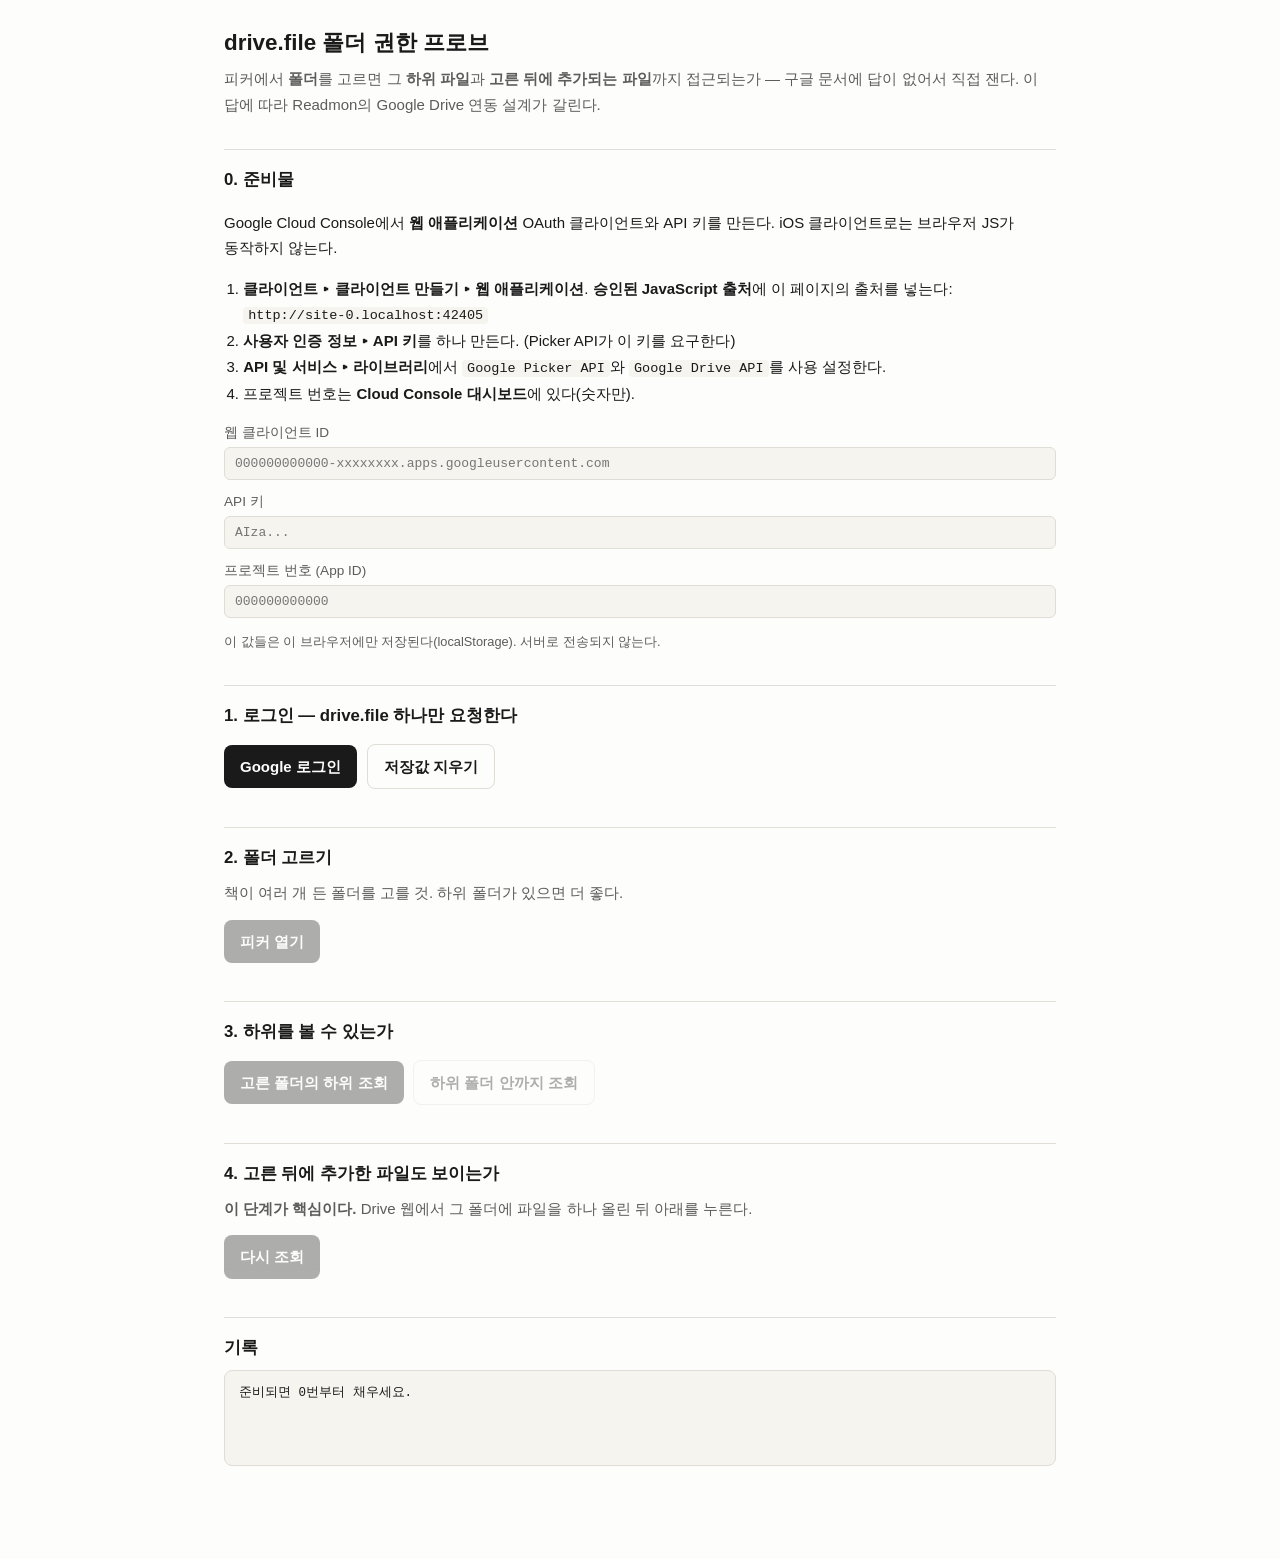
<file: picker-test.html>
<!doctype html>
<html lang="ko">
<head>
<meta charset="utf-8">
<meta name="viewport" content="width=device-width, initial-scale=1">
<title>drive.file 폴더 권한 프로브</title>
<style>
:root { color-scheme: light dark; --fg:#1a1a1a; --muted:#5c5c5c; --bg:#fdfdfc;
        --line:#e0ddd6; --ok:#1a7f37; --bad:#b3261e; --card:#f6f4ef; }
@media (prefers-color-scheme: dark) {
  :root { --fg:#e8e6e1; --muted:#a8a49c; --bg:#16150f; --line:#33302a;
          --ok:#57c96a; --bad:#ff6b5e; --card:#1f1d16; }
}
* { box-sizing: border-box; }
body { margin:0; padding:24px 16px 96px; background:var(--bg); color:var(--fg);
       font: 15px/1.7 -apple-system, BlinkMacSystemFont, "Apple SD Gothic Neo", sans-serif;
       word-break: keep-all; }
main { max-width: 52rem; margin: 0 auto; }
h1 { font-size:1.4rem; margin:0 0 .25rem; }
h2 { font-size:1.05rem; margin:2rem 0 .5rem; padding-top:1rem; border-top:1px solid var(--line); }
p.sub { color:var(--muted); margin:0 0 1.5rem; }
label { display:block; font-size:.85rem; color:var(--muted); margin:.6rem 0 .2rem; }
input[type=text] { width:100%; padding:8px 10px; font:13px ui-monospace, SFMono-Regular, Menlo, monospace;
       background:var(--card); color:var(--fg); border:1px solid var(--line); border-radius:6px; }
button { font:inherit; font-weight:600; padding:9px 16px; margin:.35rem .35rem .35rem 0;
       background:var(--fg); color:var(--bg); border:0; border-radius:8px; cursor:pointer; }
button:disabled { opacity:.35; cursor:default; }
button.ghost { background:transparent; color:var(--fg); border:1px solid var(--line); }
#log { background:var(--card); border:1px solid var(--line); border-radius:8px;
       padding:12px 14px; font:12.5px/1.6 ui-monospace, SFMono-Regular, Menlo, monospace;
       white-space:pre-wrap; overflow-x:auto; min-height:6rem; }
.ok { color:var(--ok); font-weight:700; }
.bad { color:var(--bad); font-weight:700; }
.verdict { border:2px solid var(--line); border-radius:10px; padding:14px 16px; margin-top:1rem; }
ol { padding-left:1.2rem; }
code { background:var(--card); padding:1px 5px; border-radius:4px; font-size:.9em; }
</style>
</head>
<body>
<main>

<h1>drive.file 폴더 권한 프로브</h1>
<p class="sub">피커에서 <strong>폴더</strong>를 고르면 그 <strong>하위 파일</strong>과
<strong>고른 뒤에 추가되는 파일</strong>까지 접근되는가 — 구글 문서에 답이 없어서 직접 잰다.
이 답에 따라 Readmon의 Google Drive 연동 설계가 갈린다.</p>

<h2>0. 준비물</h2>
<p>Google Cloud Console에서 <strong>웹 애플리케이션</strong> OAuth 클라이언트와 API 키를 만든다.
iOS 클라이언트로는 브라우저 JS가 동작하지 않는다.</p>
<ol>
<li><strong>클라이언트 ▸ 클라이언트 만들기 ▸ 웹 애플리케이션</strong>.
    <strong>승인된 JavaScript 출처</strong>에 이 페이지의 출처를 넣는다:
    <code id="origin">…</code></li>
<li><strong>사용자 인증 정보 ▸ API 키</strong>를 하나 만든다. (Picker API가 이 키를 요구한다)</li>
<li><strong>API 및 서비스 ▸ 라이브러리</strong>에서 <code>Google Picker API</code>와
    <code>Google Drive API</code>를 사용 설정한다.</li>
<li>프로젝트 번호는 <strong>Cloud Console 대시보드</strong>에 있다(숫자만).</li>
</ol>

<label>웹 클라이언트 ID</label>
<input type="text" id="clientId" placeholder="000000000000-xxxxxxxx.apps.googleusercontent.com" autocomplete="off">
<label>API 키</label>
<input type="text" id="apiKey" placeholder="AIza..." autocomplete="off">
<label>프로젝트 번호 (App ID)</label>
<input type="text" id="appId" placeholder="000000000000" autocomplete="off">
<p style="color:var(--muted);font-size:.8rem">이 값들은 이 브라우저에만 저장된다(localStorage).
서버로 전송되지 않는다.</p>

<h2>1. 로그인 — drive.file 하나만 요청한다</h2>
<button id="btnAuth">Google 로그인</button>
<button class="ghost" id="btnReset">저장값 지우기</button>

<h2>2. 폴더 고르기</h2>
<p class="sub" style="margin:0 0 .5rem">책이 여러 개 든 폴더를 고를 것. 하위 폴더가 있으면 더 좋다.</p>
<button id="btnPick" disabled>피커 열기</button>

<h2>3. 하위를 볼 수 있는가</h2>
<button id="btnList" disabled>고른 폴더의 하위 조회</button>
<button class="ghost" id="btnDeep" disabled>하위 폴더 안까지 조회</button>

<h2>4. 고른 뒤에 추가한 파일도 보이는가</h2>
<p class="sub" style="margin:0 0 .5rem"><strong>이 단계가 핵심이다.</strong>
Drive 웹에서 그 폴더에 파일을 하나 올린 뒤 아래를 누른다.</p>
<button id="btnRelist" disabled>다시 조회</button>

<h2>기록</h2>
<div id="log">준비되면 0번부터 채우세요.</div>
<div class="verdict" id="verdict" style="display:none"></div>

</main>

<script src="https://accounts.google.com/gsi/client" async defer></script>
<script src="https://apis.google.com/js/api.js" async defer></script>
<script>
const $ = id => document.getElementById(id);
const KEYS = ['clientId','apiKey','appId'];
let token = null, picked = null, firstCount = null, pickerReady = false;

$('origin').textContent = location.origin;

// 입력값은 이 브라우저에만 둔다.
KEYS.forEach(k => {
  const el = $(k);
  el.value = localStorage.getItem('probe.'+k) || '';
  el.addEventListener('input', () => localStorage.setItem('probe.'+k, el.value.trim()));
});
$('btnReset').onclick = () => { KEYS.forEach(k => { localStorage.removeItem('probe.'+k); $(k).value=''; }); log('저장값을 지웠다.'); };

function log(msg, cls) {
  const t = new Date().toTimeString().slice(0,8);
  const line = cls ? `<span class="${cls}">${msg}</span>` : msg;
  $('log').innerHTML += (($('log').innerHTML.startsWith('준비되면')) ? '' : '\n') + `[${t}] ${line}`;
  if ($('log').innerHTML.startsWith('준비되면')) $('log').innerHTML = `[${t}] ${line}`;
  $('log').scrollTop = $('log').scrollHeight;
}

function verdict(html, good) {
  const v = $('verdict');
  v.style.display = 'block';
  v.style.borderColor = good ? 'var(--ok)' : 'var(--bad)';
  v.innerHTML = html;
}

function need() {
  const v = Object.fromEntries(KEYS.map(k => [k, $(k).value.trim()]));
  if (!v.clientId || !v.apiKey || !v.appId) { log('0번의 세 값을 다 채워야 한다.', 'bad'); return null; }
  return v;
}

$('btnAuth').onclick = () => {
  const v = need(); if (!v) return;
  if (!window.google || !google.accounts) { log('구글 스크립트가 아직 안 떴다. 잠시 뒤 다시.', 'bad'); return; }
  const client = google.accounts.oauth2.initTokenClient({
    client_id: v.clientId,
    // 딱 하나만 요청한다 — 이것이 프로브의 전제다.
    scope: 'https://www.googleapis.com/auth/drive.file',
    callback: (resp) => {
      if (resp.error) { log('로그인 실패: ' + resp.error, 'bad'); return; }
      token = resp.access_token;
      log('로그인 성공. 부여된 범위: ' + (resp.scope || '(응답에 없음)'), 'ok');
      gapi.load('picker', () => { pickerReady = true; $('btnPick').disabled = false; log('피커 준비됨.'); });
    },
  });
  client.requestAccessToken();
};

$('btnPick').onclick = () => {
  const v = need(); if (!v || !token || !pickerReady) return;
  const view = new google.picker.DocsView(google.picker.ViewId.FOLDERS)
    .setIncludeFolders(true)
    .setSelectFolderEnabled(true)
    .setMimeTypes('application/vnd.google-apps.folder');
  new google.picker.PickerBuilder()
    .setAppId(v.appId)
    .setOAuthToken(token)
    .setDeveloperKey(v.apiKey)
    .addView(view)
    .setCallback((data) => {
      if (data.action !== google.picker.Action.PICKED) return;
      const doc = data.docs[0];
      picked = { id: doc.id, name: doc.name, mimeType: doc.mimeType };
      log(`폴더 선택: ${doc.name}  (id=${doc.id})`, 'ok');
      log(`  mimeType=${doc.mimeType}`);
      $('btnList').disabled = false; $('btnDeep').disabled = false; $('btnRelist').disabled = false;
    })
    .build().setVisible(true);
};

async function driveList(folderId, label) {
  const url = 'https://www.googleapis.com/drive/v3/files'
    + '?q=' + encodeURIComponent(`'${folderId}' in parents and trashed=false`)
    + '&fields=' + encodeURIComponent('files(id,name,mimeType,size,modifiedTime)')
    + '&pageSize=100';
  const res = await fetch(url, { headers: { Authorization: 'Bearer ' + token } });
  const body = await res.json();
  if (!res.ok) {
    log(`${label} 실패 HTTP ${res.status}: ${JSON.stringify(body.error && body.error.message)}`, 'bad');
    return null;
  }
  return body.files || [];
}

$('btnList').onclick = async () => {
  if (!picked) return;
  log(`— '${picked.name}' 하위 조회 —`);
  const files = await driveList(picked.id, '하위 조회');
  if (files === null) {
    verdict('<strong class="bad">하위 조회 자체가 실패했다.</strong> 폴더를 골라도 그 안을 나열할 수 없다는 뜻이라면, drive.file + 피커 설계는 성립하지 않는다.', false);
    return;
  }
  firstCount = files.length;
  log(`${files.length}개 보임`, files.length ? 'ok' : 'bad');
  files.slice(0, 30).forEach(f => log(`  · ${f.name}  [${f.mimeType.replace('application/vnd.google-apps.','gapps/')}]`));
  if (files.length > 30) log(`  … 외 ${files.length - 30}개`);
  if (files.length === 0) {
    verdict('<strong class="bad">폴더는 골랐는데 하위가 0개다.</strong> 폴더 자체에만 권한이 붙고 내용물에는 안 붙는다는 신호다. 폴더가 정말 비어 있는 것은 아닌지 먼저 확인할 것.', false);
  } else {
    verdict('<strong class="ok">하위가 보인다.</strong> 폴더 선택이 내용물까지 덮는다. 남은 것은 4번 — 고른 뒤에 추가한 파일도 보이는가.', true);
  }
};

$('btnDeep').onclick = async () => {
  if (!picked) return;
  const files = await driveList(picked.id, '깊이 조회');
  if (!files) return;
  const sub = files.find(f => f.mimeType === 'application/vnd.google-apps.folder');
  if (!sub) { log('하위 폴더가 없어 깊이를 못 잰다. 하위 폴더가 있는 폴더로 다시 해 볼 것.', 'bad'); return; }
  log(`— 하위 폴더 '${sub.name}' 안을 조회 —`);
  const inner = await driveList(sub.id, '깊이 조회');
  if (inner === null) {
    log('한 단계 아래는 못 본다 — 권한이 한 겹만 내려간다.', 'bad');
  } else {
    log(`${inner.length}개 보임 — 재귀적으로 내려간다.`, inner.length ? 'ok' : null);
    inner.slice(0, 10).forEach(f => log(`  · ${f.name}`));
  }
};

$('btnRelist').onclick = async () => {
  if (!picked) return;
  const files = await driveList(picked.id, '재조회');
  if (files === null) return;
  log(`재조회: ${files.length}개 (처음 ${firstCount === null ? '?' : firstCount}개)`);
  if (firstCount === null) { log('3번을 먼저 눌러 기준값을 만들 것.', 'bad'); return; }
  if (files.length > firstCount) {
    verdict('<strong class="ok">새로 추가한 파일이 보인다.</strong> 폴더 단위 권한이 이후 파일까지 덮는다 — <strong>웹소설 리더에 쓸 수 있다.</strong> drive.file + 피커 설계가 성립한다.', true);
  } else {
    verdict('<strong class="bad">개수가 안 늘었다.</strong> 파일을 정말 추가했다면, 폴더 권한이 <strong>선택 시점의 항목</strong>에만 붙는다는 뜻이다. 회차마다 다시 골라야 하므로 이 설계는 무너진다. (동기화 지연일 수 있으니 30초 뒤 한 번 더 눌러 볼 것)', false);
  }
};
</script>
</body>
</html>
</file>
